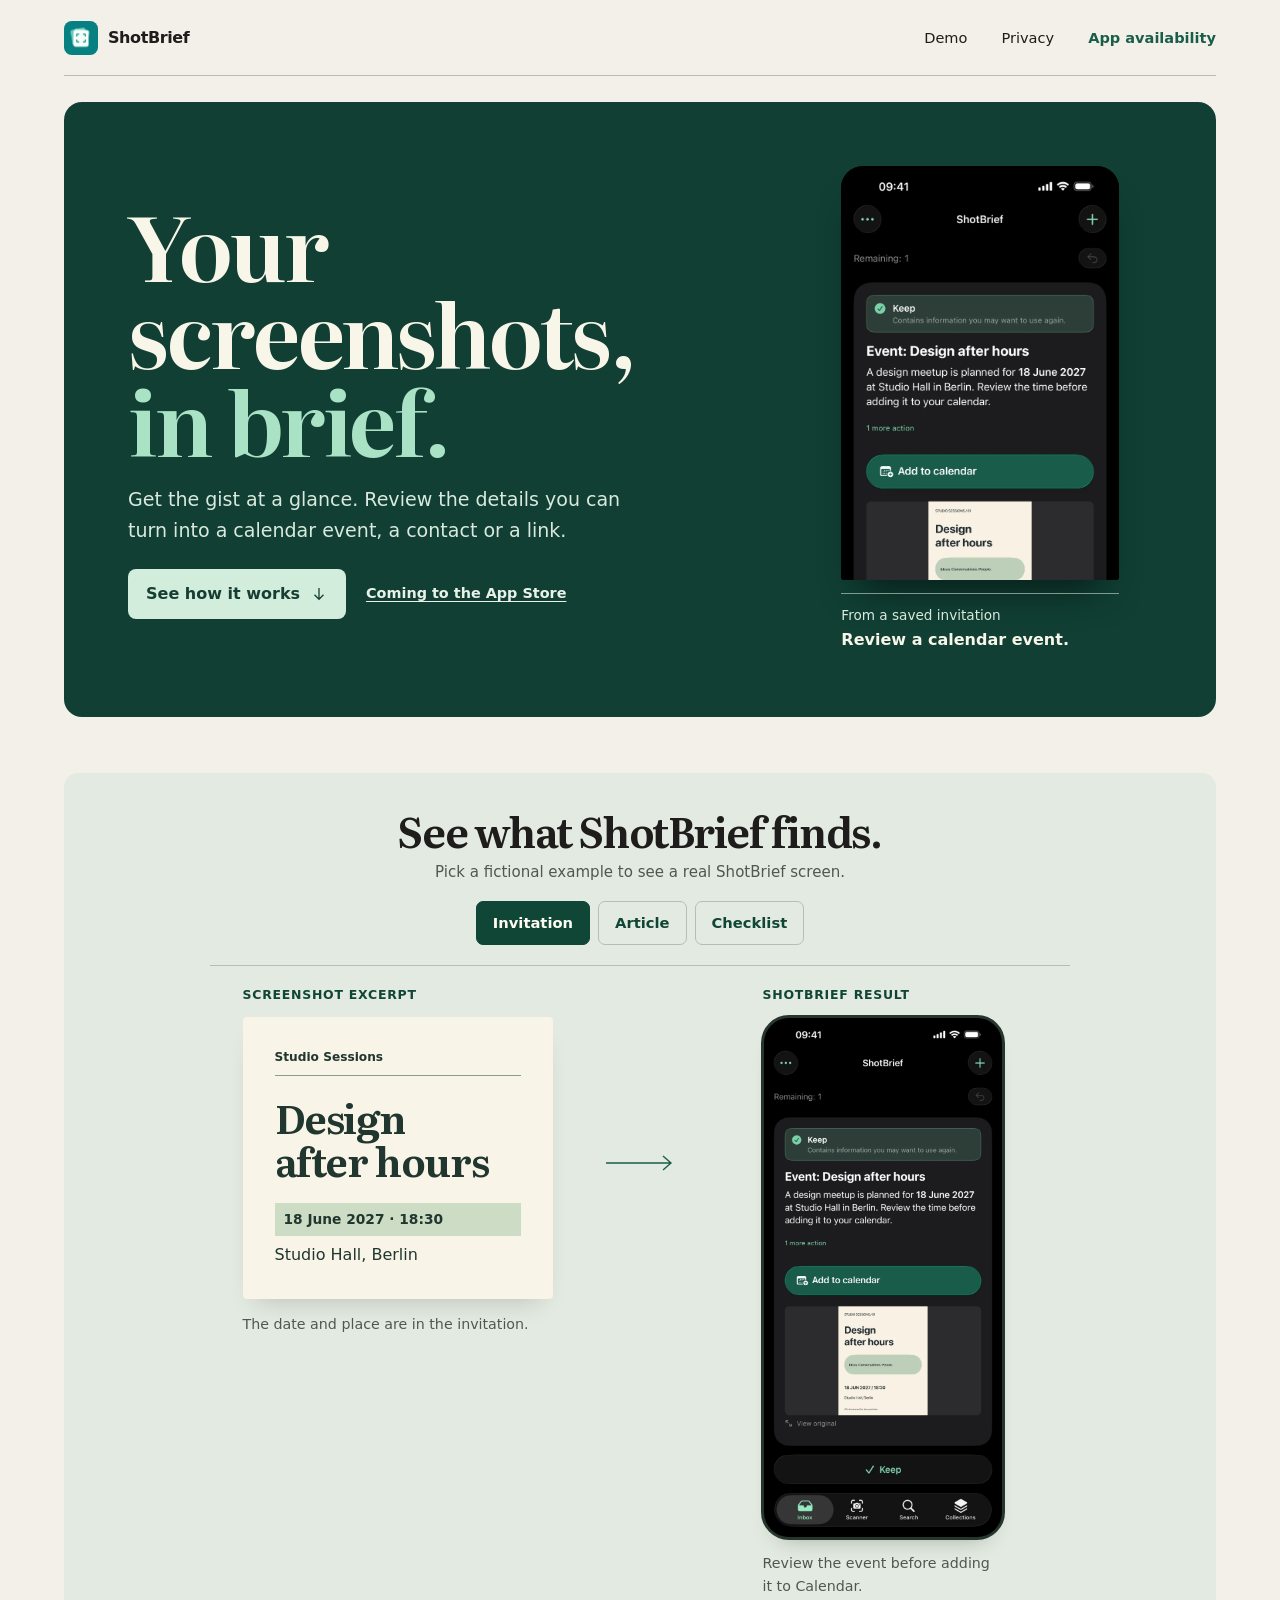
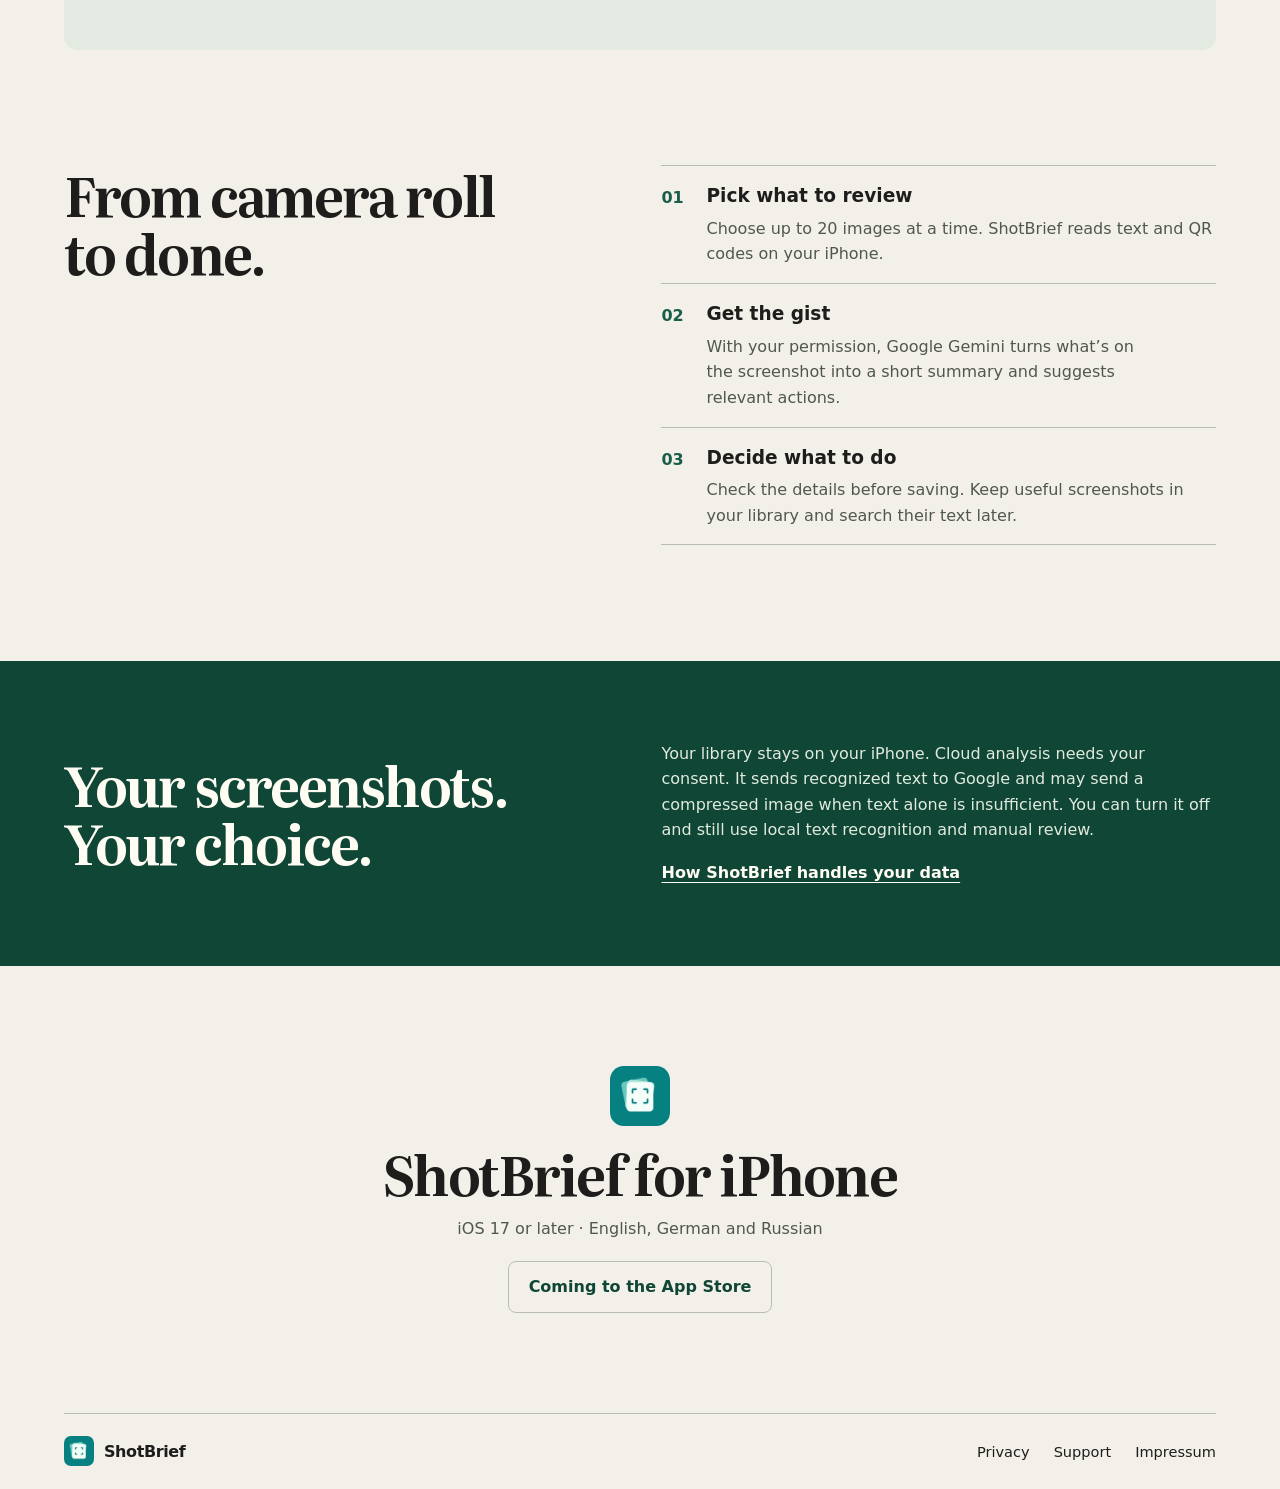
<file: index.html>
<!doctype html>
<html lang="en">
<head>
  <meta charset="utf-8">
  <meta name="viewport" content="width=device-width, initial-scale=1">
  <meta name="description" content="ShotBrief turns iPhone screenshots into short summaries and actions you can review. See an invitation become a calendar draft.">
  <meta name="theme-color" content="#f3f0ea">
  <meta property="og:title" content="ShotBrief — Turn screenshots into next steps">
  <meta property="og:description" content="Get a short summary, then review a calendar event, a contact or a link. Coming to the App Store for iPhone.">
  <title>ShotBrief — Turn screenshots into next steps</title>
  <link rel="icon" href="assets/shotbrief.webp" type="image/webp">
  <link rel="stylesheet" href="styles.css">
</head>
<body>
  <a class="skip" href="#main">Skip to content</a>
  <header class="masthead shell">
    <a class="brand" href="./"><img src="assets/shotbrief.webp" width="34" height="34" alt="">ShotBrief</a>
    <nav aria-label="Main navigation">
      <a class="nav-demo" href="#demo">Demo</a>
      <a href="privacy/">Privacy</a>
      <a class="nav-release" href="#get-shotbrief">App availability</a>
    </nav>
  </header>

  <main id="main">
    <section class="hero cover shell" aria-labelledby="hero-title">
      <div class="cover-copy">
        <h1 id="hero-title">Your screenshots, <em>in brief.</em></h1>
        <p>Get the gist at a glance. Review the details you can turn into a calendar event, a contact or a link.</p>
        <div class="hero-actions"><a class="button" href="#demo">See how it works <svg aria-hidden="true" width="18" height="18" viewBox="0 0 24 24" fill="none" stroke="currentColor" stroke-width="1.7"><path d="M12 4v15m-6-6 6 6 6-6"/></svg></a><a class="release-link" href="#get-shotbrief">Coming to the App Store</a></div>
      </div>
      <figure class="cover-proof">
        <div class="cover-screen"><img src="assets/event.webp" width="720" height="1565" alt="ShotBrief shows the date and location of a meetup with an Add to calendar action."></div>
        <figcaption><span>From a saved invitation</span><strong>Review a calendar event.</strong></figcaption>
      </figure>
    </section>

    <section class="demo shell" id="demo" aria-labelledby="demo-title">
      <div class="demo-heading">
        <h2 id="demo-title">See what ShotBrief finds.</h2>
        <p>Pick a fictional example to see a real ShotBrief screen.</p>
      </div>
      <fieldset class="examples">
        <legend class="sr-only">Choose a screenshot example</legend>
        <input class="sr-only" type="radio" name="example" id="pick-event" checked>
        <input class="sr-only" type="radio" name="example" id="pick-link">
        <input class="sr-only" type="radio" name="example" id="pick-reference">
        <div class="choices">
          <label for="pick-event">Invitation</label>
          <label for="pick-link">Article</label>
          <label for="pick-reference">Checklist</label>
        </div>
        <article class="demo-stage" id="sample-event" aria-labelledby="event-title">
          <div class="source">
            <p class="stage-label">Screenshot excerpt</p>
            <div class="source-sheet poster">
              <p class="poster-series">Studio Sessions</p>
              <h3 id="event-title">Design<br>after hours</h3>
              <p class="poster-date">18 June 2027 · 18:30</p>
              <p>Studio Hall, Berlin</p>
            </div>
            <p class="stage-caption">The date and place are in the invitation.</p>
          </div>
          <svg class="connector" aria-hidden="true" viewBox="0 0 70 24" fill="none" stroke="currentColor" stroke-width="1.4"><path d="M1 12h65m-8-7 8 7-8 7"/></svg>
          <figure class="result">
            <p class="stage-label">ShotBrief result</p>
            <img class="app-screen" src="assets/event.webp" width="720" height="1565" alt="ShotBrief summarizes the Design after hours meetup and offers an Add to calendar action.">
            <figcaption class="stage-caption">Review the event before adding it to Calendar.</figcaption>
          </figure>
        </article>
        <article class="demo-stage" id="sample-link" aria-labelledby="link-title">
          <div class="source">
            <p class="stage-label">Screenshot excerpt</p>
            <div class="source-sheet article">
              <p class="poster-series">Field Notes</p>
              <h3 id="link-title">A weekend with less screen time</h3>
              <p>Silence notifications. Take a long walk. Bring a book to your favourite café.</p>
              <p class="source-url">example.com/weekend</p>
            </div>
            <p class="stage-caption">A saved article with a link worth keeping.</p>
          </div>
          <svg class="connector" aria-hidden="true" viewBox="0 0 70 24" fill="none" stroke="currentColor" stroke-width="1.4"><path d="M1 12h65m-8-7 8 7-8 7"/></svg>
          <figure class="result">
            <p class="stage-label">ShotBrief result</p>
            <img class="app-screen" src="assets/link.webp" width="720" height="1565" alt="ShotBrief shows a short summary of the weekend guide and an Open link action." loading="lazy">
            <figcaption class="stage-caption">Get the gist and open the original link.</figcaption>
          </figure>
        </article>
        <article class="demo-stage" id="sample-reference" aria-labelledby="reference-title">
          <div class="source">
            <p class="stage-label">Screenshot excerpt</p>
            <div class="source-sheet checklist">
              <h3 id="reference-title">Weekend<br>packing list</h3>
              <ul><li>Warm clothes</li><li>Charger</li><li>Water bottle</li></ul>
            </div>
            <p class="stage-caption">Something useful to have on hand.</p>
          </div>
          <svg class="connector" aria-hidden="true" viewBox="0 0 70 24" fill="none" stroke="currentColor" stroke-width="1.4"><path d="M1 12h65m-8-7 8 7-8 7"/></svg>
          <figure class="result">
            <p class="stage-label">ShotBrief result</p>
            <img class="app-screen" src="assets/reference.webp" width="720" height="1565" alt="ShotBrief summarizes the packing list and shows Keep as a review option." loading="lazy">
            <figcaption class="stage-caption">Keep the list and find it again later.</figcaption>
          </figure>
        </article>
      </fieldset>
    </section>

    <section class="workflow shell" aria-labelledby="workflow-title">
      <h2 id="workflow-title">From camera roll<br>to done.</h2>
      <ol>
        <li><h3>Pick what to review</h3><p>Choose up to 20 images at a time. ShotBrief reads text and QR codes on your iPhone.</p></li>
        <li><h3>Get the gist</h3><p>With your permission, Google Gemini turns what’s on the screenshot into a short summary and suggests relevant actions.</p></li>
        <li><h3>Decide what to do</h3><p>Check the details before saving. Keep useful screenshots in your library and search their text later.</p></li>
      </ol>
    </section>

    <section class="privacy-band" aria-labelledby="privacy-title">
      <div class="shell privacy-grid">
        <h2 id="privacy-title">Your screenshots.<br>Your choice.</h2>
        <div>
          <p>Your library stays on your iPhone. Cloud analysis needs your consent. It sends recognized text to Google and may send a compressed image when text alone is insufficient. You can turn it off and still use local text recognition and manual review.</p>
          <a class="text-link" href="privacy/">How ShotBrief handles your data</a>
        </div>
      </div>
    </section>

    <section class="launch shell" id="get-shotbrief" aria-labelledby="launch-title">
      <img src="assets/shotbrief.webp" width="60" height="60" alt="">
      <h2 id="launch-title">ShotBrief for iPhone</h2>
      <p>iOS 17 or later · English, German and Russian</p>
      <p class="store-placeholder">Coming to the App Store</p>
    </section>
  </main>

  <footer class="footer shell">
    <a class="brand" href="./"><img src="assets/shotbrief.webp" width="30" height="30" alt="">ShotBrief</a>
    <nav aria-label="Footer"><a href="privacy/">Privacy</a><a href="support/">Support</a><a href="impressum/" lang="de">Impressum</a></nav>
  </footer>
</body>
</html>
</file>
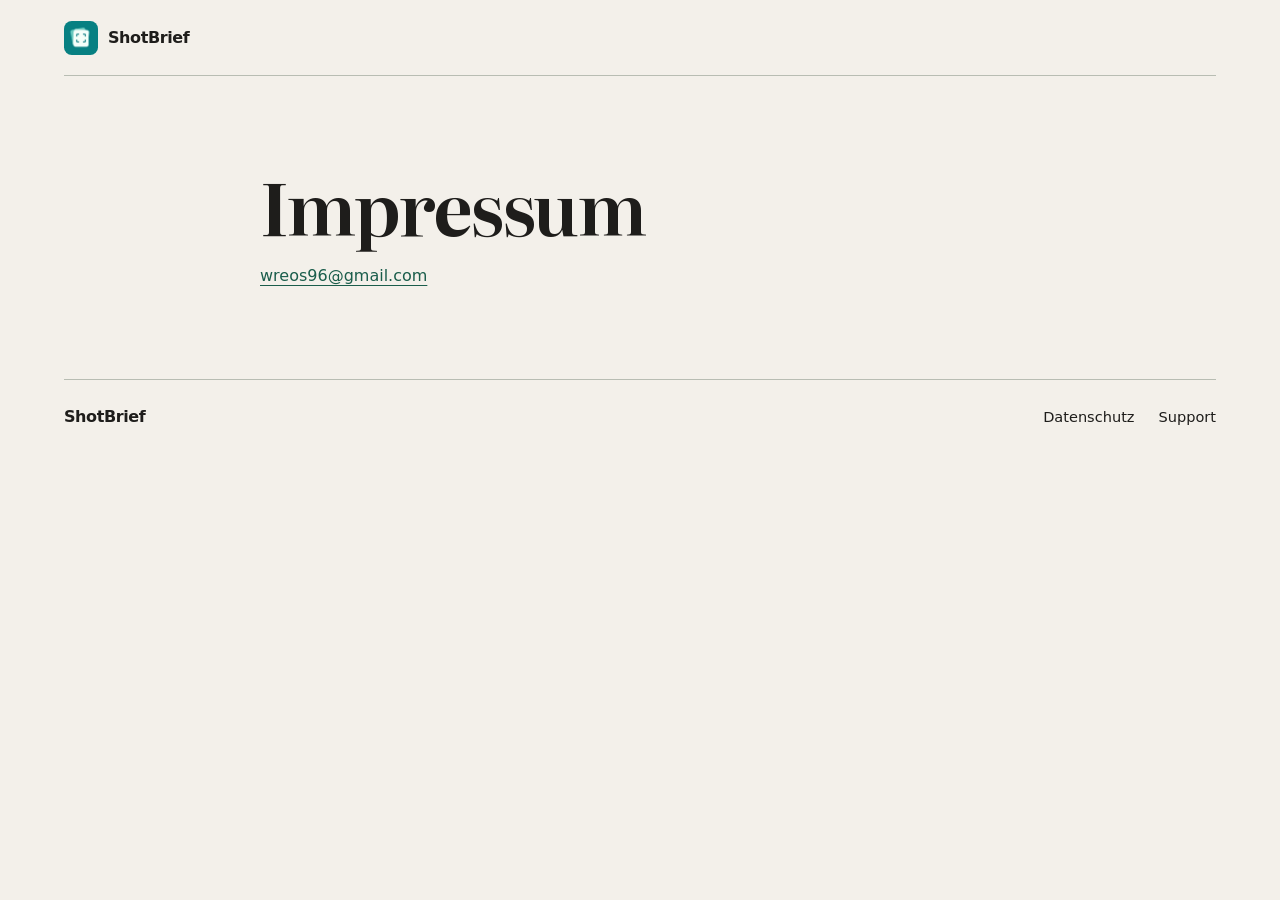
<file: impressum/index.html>
<!doctype html>
<html lang="de">
<head>
  <meta charset="utf-8">
  <meta name="viewport" content="width=device-width, initial-scale=1">
  <meta name="theme-color" content="#f3f0ea">
  <title>Impressum — ShotBrief</title>
  <link rel="icon" href="../assets/shotbrief.webp" type="image/webp">
  <link rel="stylesheet" href="../styles.css">
</head>
<body>
  <a class="skip" href="#main">Zum Inhalt</a>
  <header class="masthead shell">
    <a class="brand" href="../"><img src="../assets/shotbrief.webp" width="34" height="34" alt="">ShotBrief</a>
  </header>
  <main id="main" class="reading">
    <h1>Impressum</h1>
    <!-- IMPRESSUM_ADDRESS -->
    <p><a href="mailto:wreos96@gmail.com">wreos96@gmail.com</a></p>
  </main>
  <footer class="footer shell">
    <a class="brand" href="../">ShotBrief</a>
    <nav aria-label="Fußnavigation">
      <a href="../privacy/">Datenschutz</a>
      <a href="../support/">Support</a>
    </nav>
  </footer>
</body>
</html>
</file>
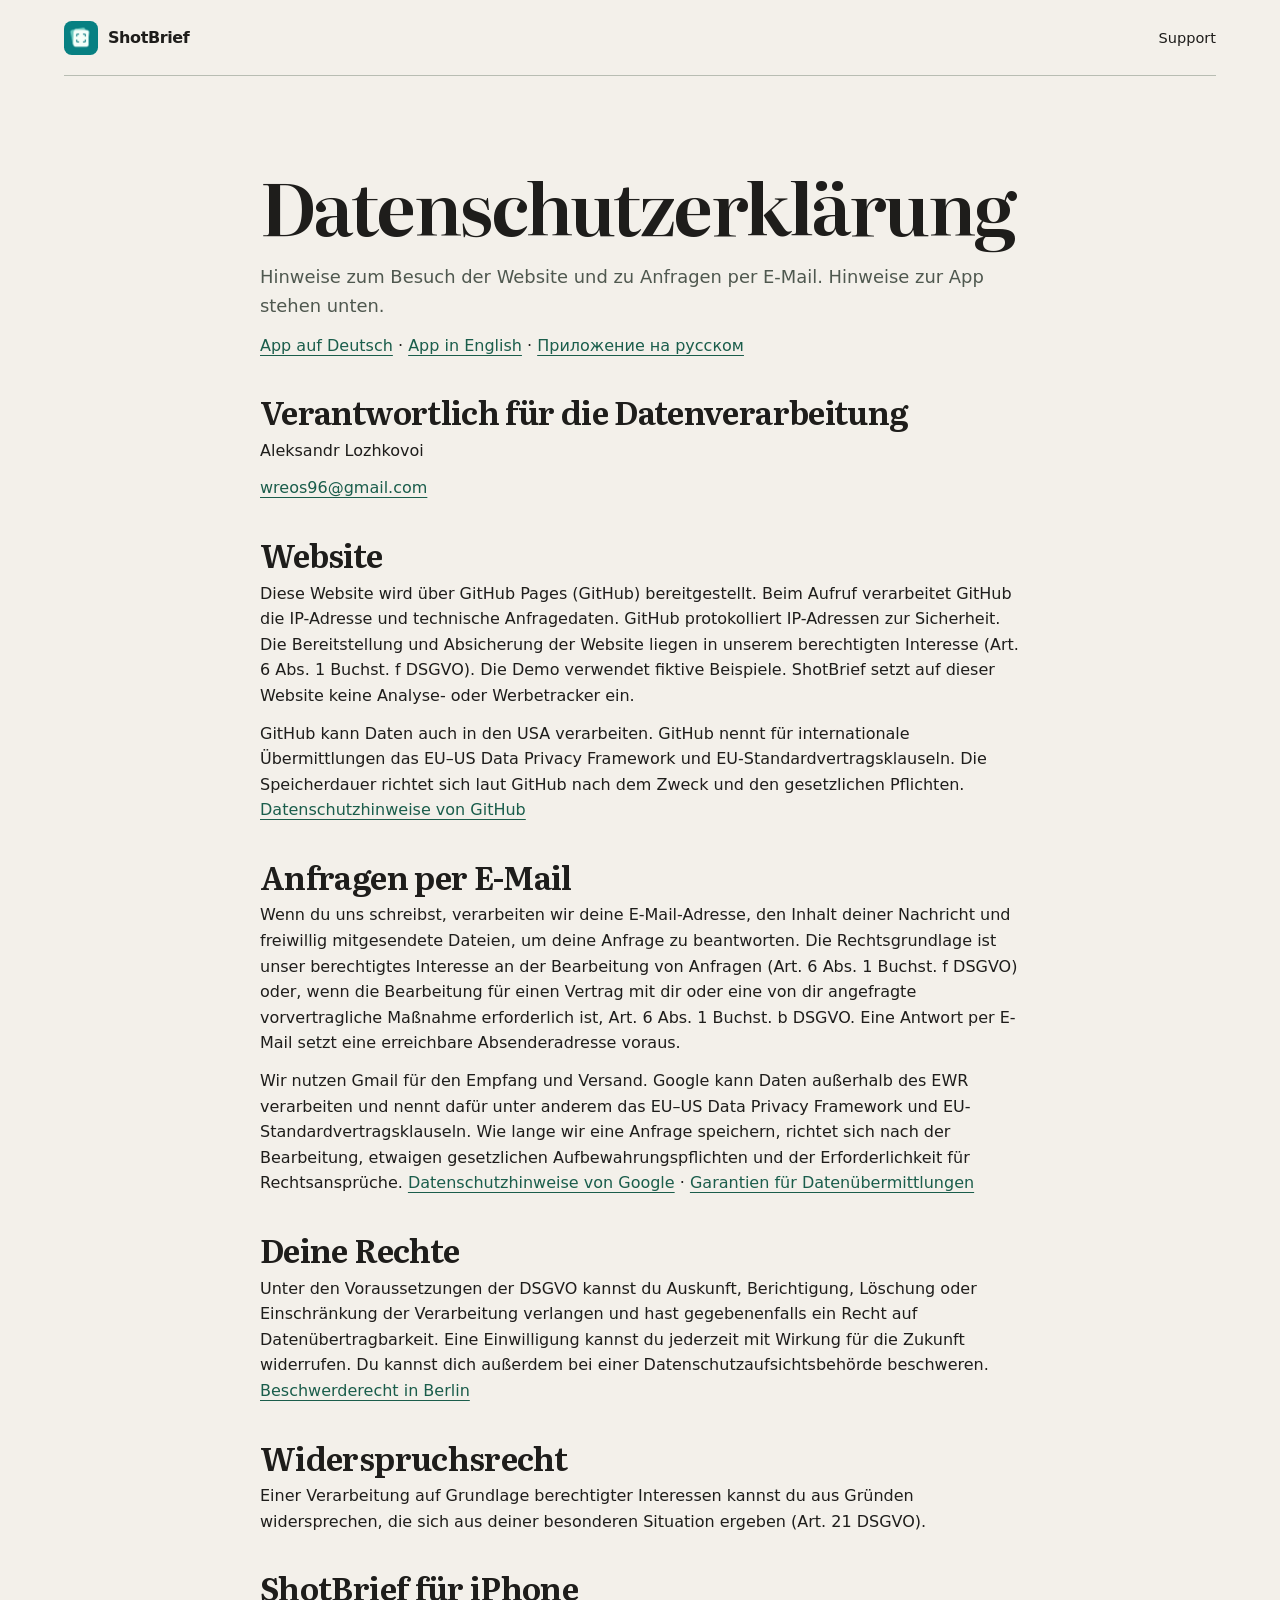
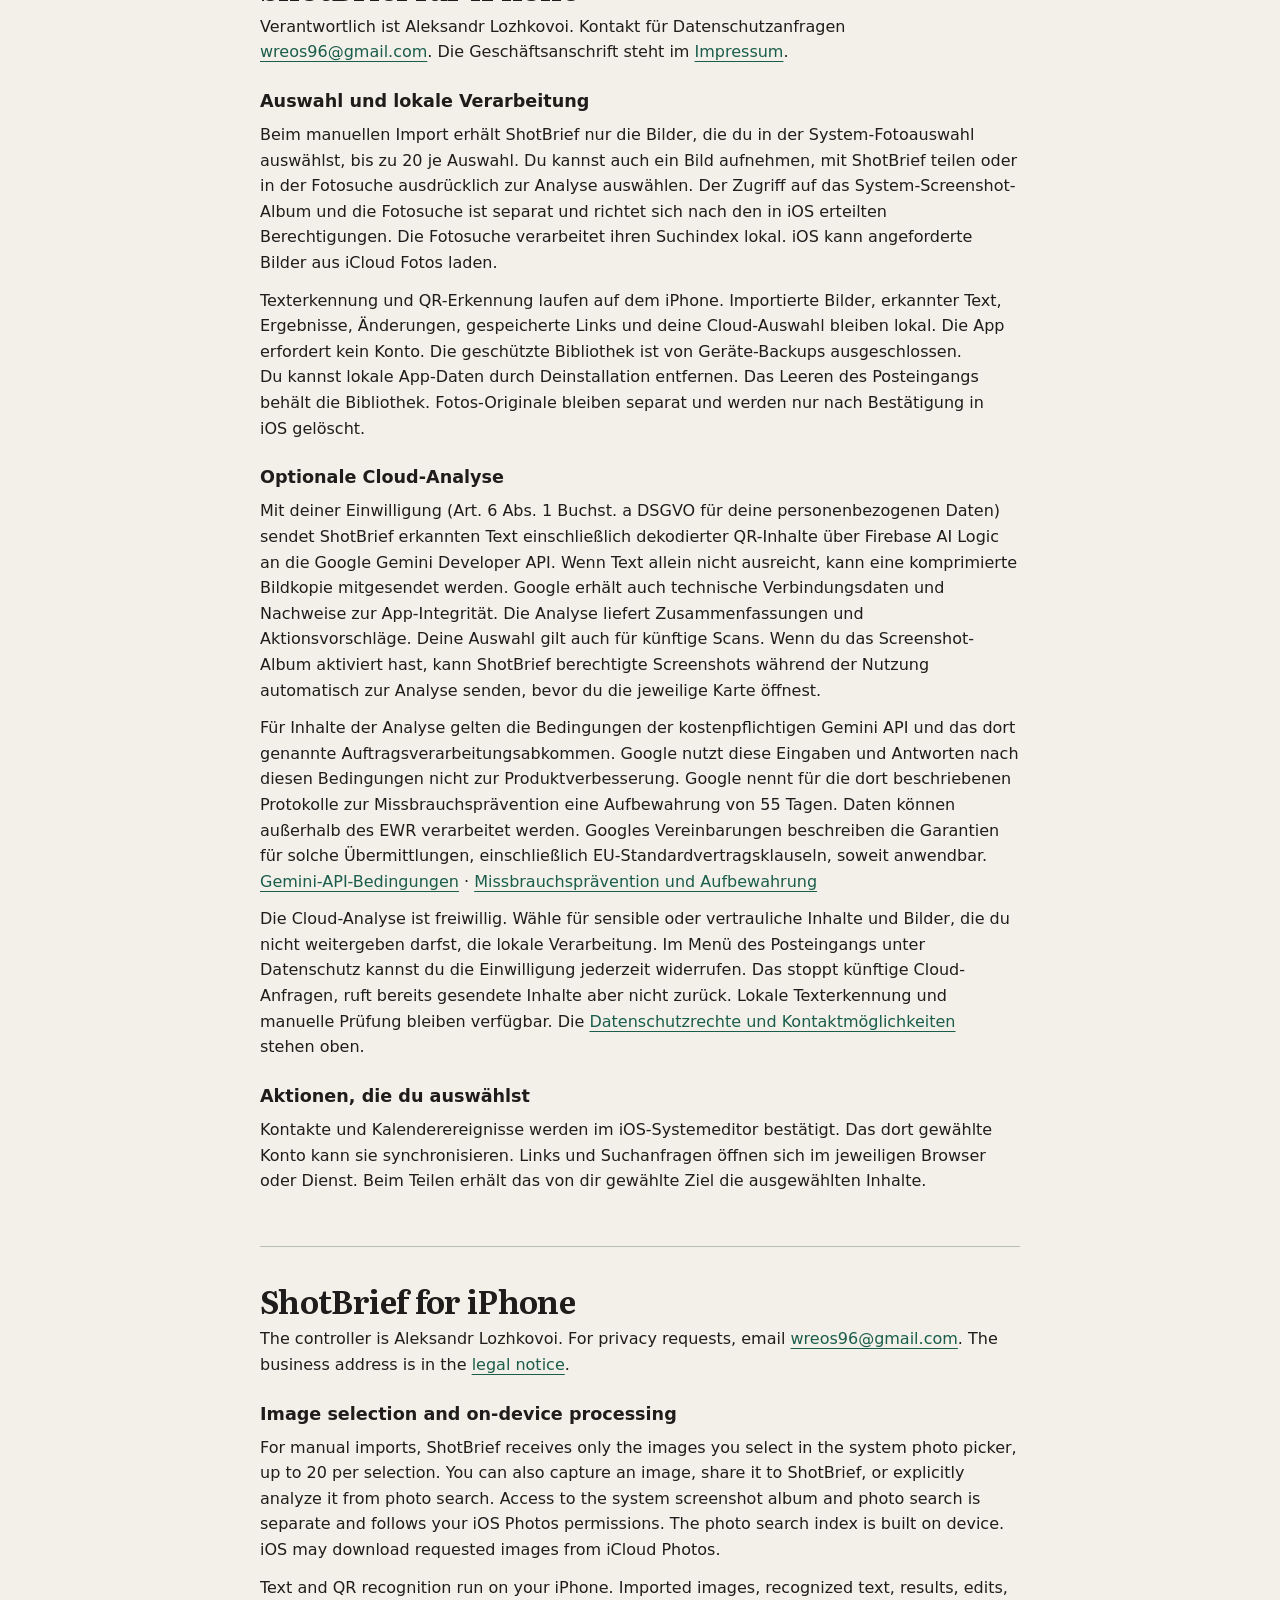
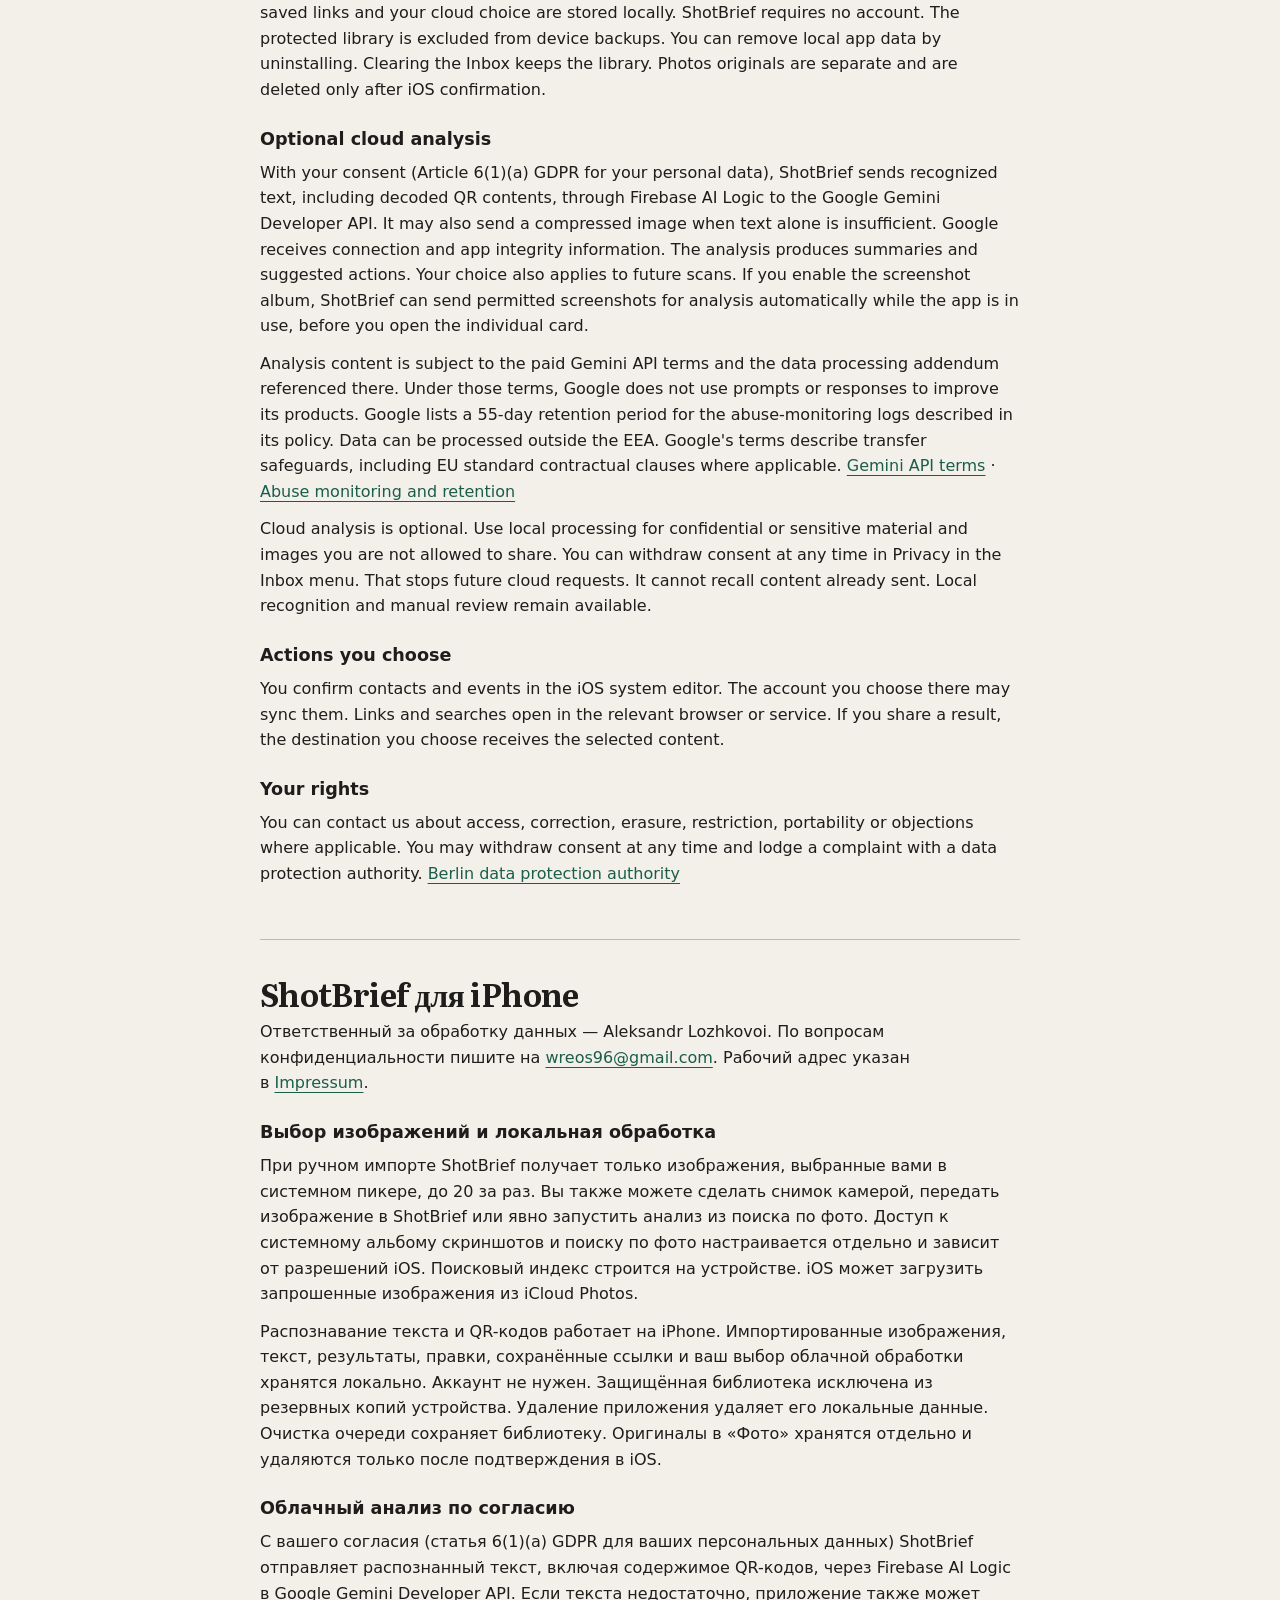
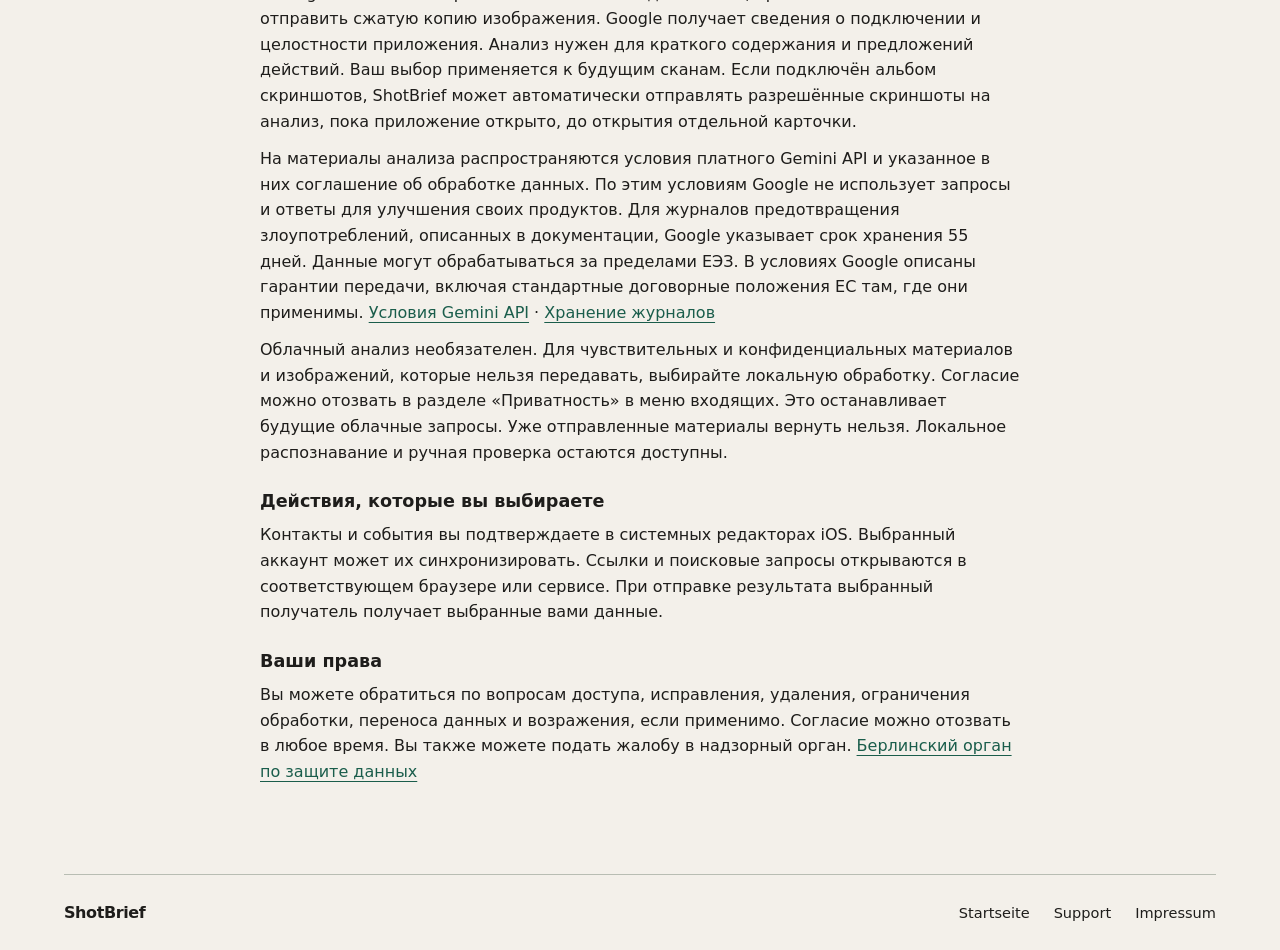
<file: privacy/index.html>
<!doctype html>
<html lang="de">
<head>
  <meta charset="utf-8">
  <meta name="viewport" content="width=device-width, initial-scale=1">
  <meta name="description" content="Datenschutzhinweise zur ShotBrief-Website, zu Support-Anfragen und zur App ShotBrief.">
  <meta name="theme-color" content="#f3f0ea">
  <title>Datenschutzerklärung — ShotBrief</title>
  <link rel="icon" href="../assets/shotbrief.webp" type="image/webp">
  <link rel="stylesheet" href="../styles.css">
</head>
<body>
  <a class="skip" href="#main">Zum Inhalt</a>
  <header class="masthead shell">
    <a class="brand" href="../"><img src="../assets/shotbrief.webp" width="34" height="34" alt="">ShotBrief</a>
    <nav aria-label="Hauptnavigation"><a href="../support/">Support</a></nav>
  </header>
  <main id="main" class="reading">
    <h1 class="privacy-title">Datenschutzerklärung</h1>
    <p class="intro">Hinweise zum Besuch der Website und zu Anfragen per E-Mail. Hinweise zur App stehen unten.</p>

    <p><a href="#app-de">App auf Deutsch</a> · <a href="#app-en" lang="en">App in English</a> · <a href="#app-ru" lang="ru">Приложение на русском</a></p>

    <h2>Verantwortlich für die Datenverarbeitung</h2>
    <p>Aleksandr Lozhkovoi</p>
    <p><a href="mailto:wreos96@gmail.com">wreos96@gmail.com</a></p>

    <h2>Website</h2>
    <p>Diese Website wird über GitHub Pages (GitHub) bereitgestellt. Beim Aufruf verarbeitet GitHub die IP-Adresse und technische Anfragedaten. GitHub protokolliert IP-Adressen zur Sicherheit. Die Bereitstellung und Absicherung der Website liegen in unserem berechtigten Interesse (Art. 6 Abs. 1 Buchst. f DSGVO). Die Demo verwendet fiktive Beispiele. ShotBrief setzt auf dieser Website keine Analyse- oder Werbetracker ein.</p>
    <p>GitHub kann Daten auch in den USA verarbeiten. GitHub nennt für internationale Übermittlungen das EU–US Data Privacy Framework und EU-Standardvertragsklauseln. Die Speicherdauer richtet sich laut GitHub nach dem Zweck und den gesetzlichen Pflichten. <a href="https://docs.github.com/en/site-policy/privacy-policies/github-general-privacy-statement">Datenschutzhinweise von GitHub</a></p>

    <h2>Anfragen per E-Mail</h2>
    <p>Wenn du uns schreibst, verarbeiten wir deine E-Mail-Adresse, den Inhalt deiner Nachricht und freiwillig mitgesendete Dateien, um deine Anfrage zu beantworten. Die Rechtsgrundlage ist unser berechtigtes Interesse an der Bearbeitung von Anfragen (Art. 6 Abs. 1 Buchst. f DSGVO) oder, wenn die Bearbeitung für einen Vertrag mit dir oder eine von dir angefragte vorvertragliche Maßnahme erforderlich ist, Art. 6 Abs. 1 Buchst. b DSGVO. Eine Antwort per E-Mail setzt eine erreichbare Absenderadresse voraus.</p>
    <p>Wir nutzen Gmail für den Empfang und Versand. Google kann Daten außerhalb des EWR verarbeiten und nennt dafür unter anderem das EU–US Data Privacy Framework und EU-Standardvertragsklauseln. Wie lange wir eine Anfrage speichern, richtet sich nach der Bearbeitung, etwaigen gesetzlichen Aufbewahrungspflichten und der Erforderlichkeit für Rechtsansprüche. <a href="https://policies.google.com/privacy?hl=de">Datenschutzhinweise von Google</a> · <a href="https://policies.google.com/privacy/frameworks?hl=de">Garantien für Datenübermittlungen</a></p>

    <h2 id="rights">Deine Rechte</h2>
    <p>Unter den Voraussetzungen der DSGVO kannst du Auskunft, Berichtigung, Löschung oder Einschränkung der Verarbeitung verlangen und hast gegebenenfalls ein Recht auf Datenübertragbarkeit. Eine Einwilligung kannst du jederzeit mit Wirkung für die Zukunft widerrufen. Du kannst dich außerdem bei einer Datenschutzaufsichtsbehörde beschweren. <a href="https://www.datenschutz-berlin.de/buergerinnen-und-buerger/rechte/beschwerderecht/">Beschwerderecht in Berlin</a></p>

    <h2>Widerspruchsrecht</h2>
    <p>Einer Verarbeitung auf Grundlage berechtigter Interessen kannst du aus Gründen widersprechen, die sich aus deiner besonderen Situation ergeben (Art. 21 DSGVO).</p>

    <section id="app-de" aria-labelledby="app-de-title">
      <h2 id="app-de-title">ShotBrief für iPhone</h2>
      <p>Verantwortlich ist Aleksandr Lozhkovoi. Kontakt für Datenschutzanfragen <a href="mailto:wreos96@gmail.com">wreos96@gmail.com</a>. Die Geschäftsanschrift steht im <a href="../impressum/">Impressum</a>.</p>

      <h3>Auswahl und lokale Verarbeitung</h3>
      <p>Beim manuellen Import erhält ShotBrief nur die Bilder, die du in der System-Fotoauswahl auswählst, bis zu 20 je Auswahl. Du kannst auch ein Bild aufnehmen, mit ShotBrief teilen oder in der Fotosuche ausdrücklich zur Analyse auswählen. Der Zugriff auf das System-Screenshot-Album und die Fotosuche ist separat und richtet sich nach den in iOS erteilten Berechtigungen. Die Fotosuche verarbeitet ihren Suchindex lokal. iOS kann angeforderte Bilder aus iCloud Fotos laden.</p>
      <p>Texterkennung und QR-Erkennung laufen auf dem iPhone. Importierte Bilder, erkannter Text, Ergebnisse, Änderungen, gespeicherte Links und deine Cloud-Auswahl bleiben lokal. Die App erfordert kein Konto. Die geschützte Bibliothek ist von Geräte-Backups ausgeschlossen. Du kannst lokale App-Daten durch Deinstallation entfernen. Das Leeren des Posteingangs behält die Bibliothek. Fotos-Originale bleiben separat und werden nur nach Bestätigung in iOS gelöscht.</p>

      <h3>Optionale Cloud-Analyse</h3>
      <p>Mit deiner Einwilligung (Art. 6 Abs. 1 Buchst. a DSGVO für deine personenbezogenen Daten) sendet ShotBrief erkannten Text einschließlich dekodierter QR-Inhalte über Firebase AI Logic an die Google Gemini Developer API. Wenn Text allein nicht ausreicht, kann eine komprimierte Bildkopie mitgesendet werden. Google erhält auch technische Verbindungsdaten und Nachweise zur App-Integrität. Die Analyse liefert Zusammenfassungen und Aktionsvorschläge. Deine Auswahl gilt auch für künftige Scans. Wenn du das Screenshot-Album aktiviert hast, kann ShotBrief berechtigte Screenshots während der Nutzung automatisch zur Analyse senden, bevor du die jeweilige Karte öffnest.</p>
      <p>Für Inhalte der Analyse gelten die Bedingungen der kostenpflichtigen Gemini API und das dort genannte Auftragsverarbeitungsabkommen. Google nutzt diese Eingaben und Antworten nach diesen Bedingungen nicht zur Produktverbesserung. Google nennt für die dort beschriebenen Protokolle zur Missbrauchsprävention eine Aufbewahrung von 55 Tagen. Daten können außerhalb des EWR verarbeitet werden. Googles Vereinbarungen beschreiben die Garantien für solche Übermittlungen, einschließlich EU-Standardvertragsklauseln, soweit anwendbar. <a href="https://ai.google.dev/gemini-api/terms">Gemini-API-Bedingungen</a> · <a href="https://ai.google.dev/gemini-api/docs/usage-policies">Missbrauchsprävention und Aufbewahrung</a></p>
      <p>Die Cloud-Analyse ist freiwillig. Wähle für sensible oder vertrauliche Inhalte und Bilder, die du nicht weitergeben darfst, die lokale Verarbeitung. Im Menü des Posteingangs unter Datenschutz kannst du die Einwilligung jederzeit widerrufen. Das stoppt künftige Cloud-Anfragen, ruft bereits gesendete Inhalte aber nicht zurück. Lokale Texterkennung und manuelle Prüfung bleiben verfügbar. Die <a href="#rights">Datenschutzrechte und Kontaktmöglichkeiten</a> stehen oben.</p>

      <h3>Aktionen, die du auswählst</h3>
      <p>Kontakte und Kalenderereignisse werden im iOS-Systemeditor bestätigt. Das dort gewählte Konto kann sie synchronisieren. Links und Suchanfragen öffnen sich im jeweiligen Browser oder Dienst. Beim Teilen erhält das von dir gewählte Ziel die ausgewählten Inhalte.</p>
    </section>

    <section id="app-en" lang="en" aria-labelledby="app-en-title">
      <h2 id="app-en-title">ShotBrief for iPhone</h2>
      <p>The controller is Aleksandr Lozhkovoi. For privacy requests, email <a href="mailto:wreos96@gmail.com">wreos96@gmail.com</a>. The business address is in the <a href="../impressum/">legal notice</a>.</p>

      <h3>Image selection and on-device processing</h3>
      <p>For manual imports, ShotBrief receives only the images you select in the system photo picker, up to 20 per selection. You can also capture an image, share it to ShotBrief, or explicitly analyze it from photo search. Access to the system screenshot album and photo search is separate and follows your iOS Photos permissions. The photo search index is built on device. iOS may download requested images from iCloud Photos.</p>
      <p>Text and QR recognition run on your iPhone. Imported images, recognized text, results, edits, saved links and your cloud choice are stored locally. ShotBrief requires no account. The protected library is excluded from device backups. You can remove local app data by uninstalling. Clearing the Inbox keeps the library. Photos originals are separate and are deleted only after iOS confirmation.</p>

      <h3>Optional cloud analysis</h3>
      <p>With your consent (Article 6(1)(a) GDPR for your personal data), ShotBrief sends recognized text, including decoded QR contents, through Firebase AI Logic to the Google Gemini Developer API. It may also send a compressed image when text alone is insufficient. Google receives connection and app integrity information. The analysis produces summaries and suggested actions. Your choice also applies to future scans. If you enable the screenshot album, ShotBrief can send permitted screenshots for analysis automatically while the app is in use, before you open the individual card.</p>
      <p>Analysis content is subject to the paid Gemini API terms and the data processing addendum referenced there. Under those terms, Google does not use prompts or responses to improve its products. Google lists a 55-day retention period for the abuse-monitoring logs described in its policy. Data can be processed outside the EEA. Google's terms describe transfer safeguards, including EU standard contractual clauses where applicable. <a href="https://ai.google.dev/gemini-api/terms">Gemini API terms</a> · <a href="https://ai.google.dev/gemini-api/docs/usage-policies">Abuse monitoring and retention</a></p>
      <p>Cloud analysis is optional. Use local processing for confidential or sensitive material and images you are not allowed to share. You can withdraw consent at any time in Privacy in the Inbox menu. That stops future cloud requests. It cannot recall content already sent. Local recognition and manual review remain available.</p>

      <h3>Actions you choose</h3>
      <p>You confirm contacts and events in the iOS system editor. The account you choose there may sync them. Links and searches open in the relevant browser or service. If you share a result, the destination you choose receives the selected content.</p>

      <h3>Your rights</h3>
      <p>You can contact us about access, correction, erasure, restriction, portability or objections where applicable. You may withdraw consent at any time and lodge a complaint with a data protection authority. <a href="https://www.datenschutz-berlin.de/buergerinnen-und-buerger/rechte/beschwerderecht/">Berlin data protection authority</a></p>
    </section>

    <section id="app-ru" lang="ru" aria-labelledby="app-ru-title">
      <h2 id="app-ru-title">ShotBrief для iPhone</h2>
      <p>Ответственный за обработку данных — Aleksandr Lozhkovoi. По вопросам конфиденциальности пишите на <a href="mailto:wreos96@gmail.com">wreos96@gmail.com</a>. Рабочий адрес указан в <a href="../impressum/">Impressum</a>.</p>

      <h3>Выбор изображений и локальная обработка</h3>
      <p>При ручном импорте ShotBrief получает только изображения, выбранные вами в системном пикере, до 20 за раз. Вы также можете сделать снимок камерой, передать изображение в ShotBrief или явно запустить анализ из поиска по фото. Доступ к системному альбому скриншотов и поиску по фото настраивается отдельно и зависит от разрешений iOS. Поисковый индекс строится на устройстве. iOS может загрузить запрошенные изображения из iCloud Photos.</p>
      <p>Распознавание текста и QR-кодов работает на iPhone. Импортированные изображения, текст, результаты, правки, сохранённые ссылки и ваш выбор облачной обработки хранятся локально. Аккаунт не нужен. Защищённая библиотека исключена из резервных копий устройства. Удаление приложения удаляет его локальные данные. Очистка очереди сохраняет библиотеку. Оригиналы в «Фото» хранятся отдельно и удаляются только после подтверждения в iOS.</p>

      <h3>Облачный анализ по согласию</h3>
      <p>С вашего согласия (статья 6(1)(a) GDPR для ваших персональных данных) ShotBrief отправляет распознанный текст, включая содержимое QR-кодов, через Firebase AI Logic в Google Gemini Developer API. Если текста недостаточно, приложение также может отправить сжатую копию изображения. Google получает сведения о подключении и целостности приложения. Анализ нужен для краткого содержания и предложений действий. Ваш выбор применяется к будущим сканам. Если подключён альбом скриншотов, ShotBrief может автоматически отправлять разрешённые скриншоты на анализ, пока приложение открыто, до открытия отдельной карточки.</p>
      <p>На материалы анализа распространяются условия платного Gemini API и указанное в них соглашение об обработке данных. По этим условиям Google не использует запросы и ответы для улучшения своих продуктов. Для журналов предотвращения злоупотреблений, описанных в документации, Google указывает срок хранения 55 дней. Данные могут обрабатываться за пределами ЕЭЗ. В условиях Google описаны гарантии передачи, включая стандартные договорные положения ЕС там, где они применимы. <a href="https://ai.google.dev/gemini-api/terms">Условия Gemini API</a> · <a href="https://ai.google.dev/gemini-api/docs/usage-policies">Хранение журналов</a></p>
      <p>Облачный анализ необязателен. Для чувствительных и конфиденциальных материалов и изображений, которые нельзя передавать, выбирайте локальную обработку. Согласие можно отозвать в разделе «Приватность» в меню входящих. Это останавливает будущие облачные запросы. Уже отправленные материалы вернуть нельзя. Локальное распознавание и ручная проверка остаются доступны.</p>

      <h3>Действия, которые вы выбираете</h3>
      <p>Контакты и события вы подтверждаете в системных редакторах iOS. Выбранный аккаунт может их синхронизировать. Ссылки и поисковые запросы открываются в соответствующем браузере или сервисе. При отправке результата выбранный получатель получает выбранные вами данные.</p>

      <h3>Ваши права</h3>
      <p>Вы можете обратиться по вопросам доступа, исправления, удаления, ограничения обработки, переноса данных и возражения, если применимо. Согласие можно отозвать в любое время. Вы также можете подать жалобу в надзорный орган. <a href="https://www.datenschutz-berlin.de/buergerinnen-und-buerger/rechte/beschwerderecht/">Берлинский орган по защите данных</a></p>
    </section>
  </main>
  <footer class="footer shell"><a class="brand" href="../">ShotBrief</a><nav aria-label="Fußnavigation"><a href="../">Startseite</a><a href="../support/">Support</a><a href="../impressum/">Impressum</a></nav></footer>
</body>
</html>
</file>
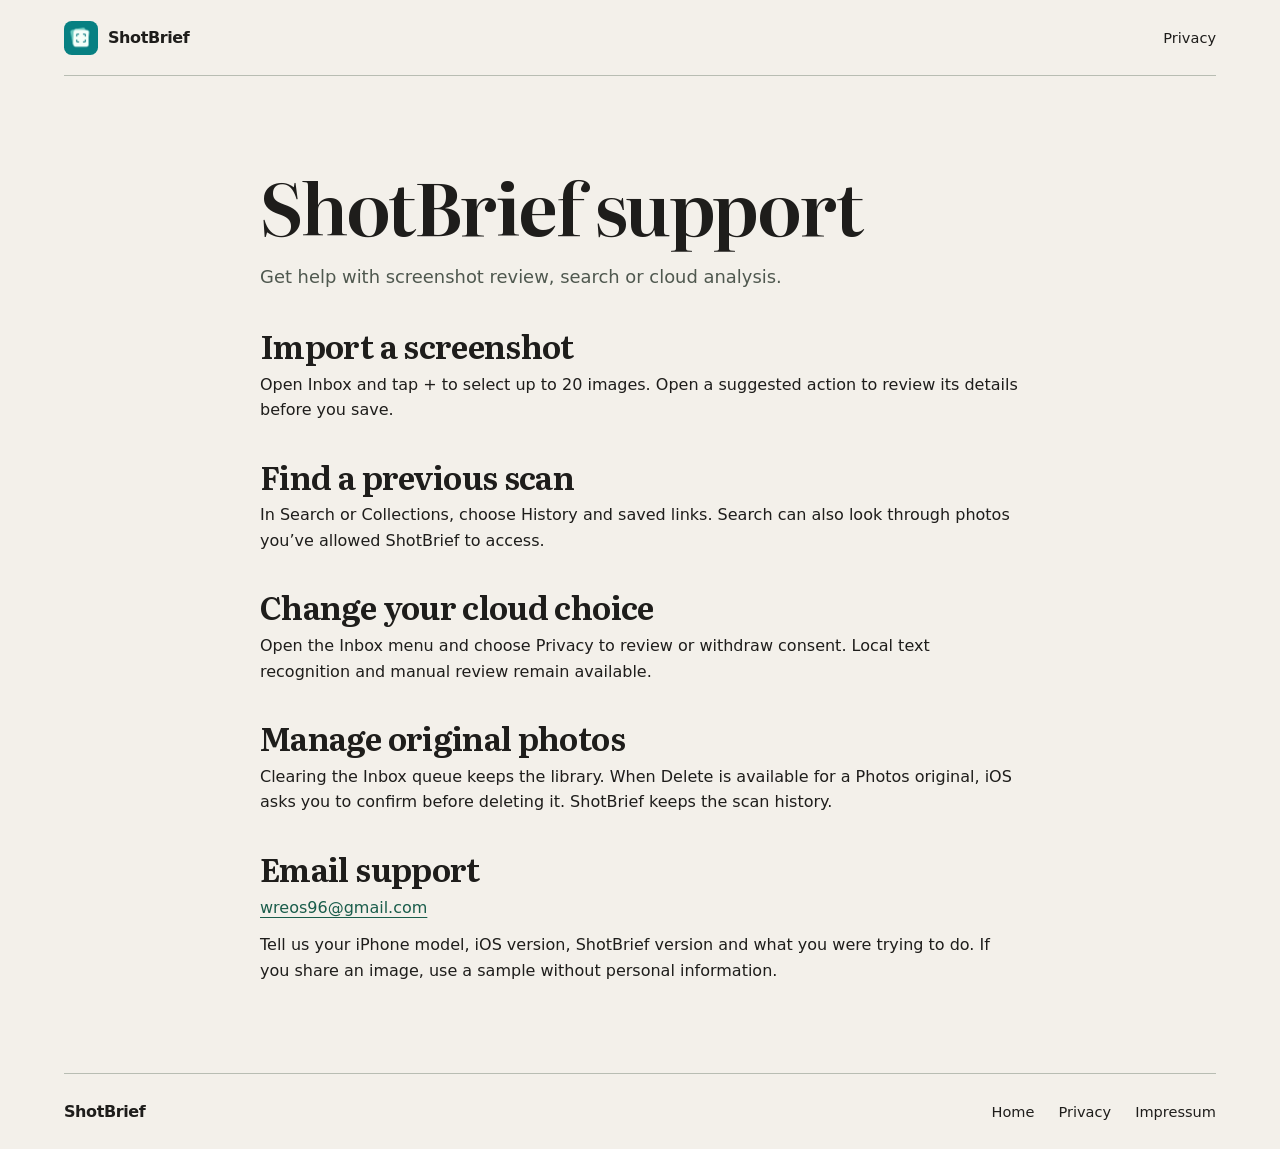
<file: support/index.html>
<!doctype html>
<html lang="en">
<head>
  <meta charset="utf-8">
  <meta name="viewport" content="width=device-width, initial-scale=1">
  <meta name="description" content="Get help importing, reviewing and finding your screenshots in ShotBrief for iPhone.">
  <meta name="theme-color" content="#f3f0ea">
  <title>Support — ShotBrief</title>
  <link rel="icon" href="../assets/shotbrief.webp" type="image/webp">
  <link rel="stylesheet" href="../styles.css">
</head>
<body>
  <a class="skip" href="#main">Skip to content</a>
  <header class="masthead shell">
    <a class="brand" href="../"><img src="../assets/shotbrief.webp" width="34" height="34" alt="">ShotBrief</a>
    <nav aria-label="Main navigation"><a href="../privacy/">Privacy</a></nav>
  </header>
  <main id="main" class="reading">
    <h1>ShotBrief support</h1>
    <p class="intro">Get help with screenshot review, search or cloud analysis.</p>

    <h2>Import a screenshot</h2>
    <p>Open Inbox and tap + to select up to 20 images. Open a suggested action to review its details before you save.</p>

    <h2>Find a previous scan</h2>
    <p>In Search or Collections, choose History and saved links. Search can also look through photos you’ve allowed ShotBrief to access.</p>

    <h2>Change your cloud choice</h2>
    <p>Open the Inbox menu and choose Privacy to review or withdraw consent. Local text recognition and manual review remain available.</p>

    <h2>Manage original photos</h2>
    <p>Clearing the Inbox queue keeps the library. When Delete is available for a Photos original, iOS asks you to confirm before deleting it. ShotBrief keeps the scan history.</p>

    <h2 id="contact">Email support</h2>
    <p><a href="mailto:wreos96@gmail.com?subject=ShotBrief%20support">wreos96@gmail.com</a></p>
    <p>Tell us your iPhone model, iOS version, ShotBrief version and what you were trying to do. If you share an image, use a sample without personal information.</p>
  </main>
  <footer class="footer shell"><a class="brand" href="../">ShotBrief</a><nav aria-label="Footer"><a href="../">Home</a><a href="../privacy/">Privacy</a><a href="../impressum/" lang="de">Impressum</a></nav></footer>
</body>
</html>
</file>
<file: styles.css>
@font-face {
  font-family: Literata;
  src: url("assets/literata-latin.woff2") format("woff2");
  font-weight: 500 750;
  font-display: swap;
}

:root {
  color-scheme: light;
  --paper: #f3f0ea;
  --sheet: #f8f4e8;
  --ink: #1e1d1b;
  --muted: #4f584f;
  --green: #1a5d4b;
  --green-deep: #104636;
  --green-wash: #e3eae1;
  --rule: #b8bdb3;
  --white: #fffcf3;
  --display: Literata, Georgia, serif;
  --body: system-ui, sans-serif;
  --radius: 14px;
  --gutter: clamp(20px, 5vw, 64px);
}

* { box-sizing: border-box; }
html { scroll-behavior: smooth; }
body { margin: 0; background: var(--paper); color: var(--ink); font: 1rem/1.6 var(--body); }
img { display: block; max-width: 100%; }
a { color: inherit; text-underline-offset: .24em; }
a:hover { text-decoration-thickness: 2px; }
::selection { background: #c4ddce; color: var(--ink); }
:focus-visible { outline: 2px solid var(--green); outline-offset: 5px; }
section[id] { scroll-margin-top: 24px; }

h1, h2, h3, p, figure { margin: 0; }
h1, h2, h3 { text-wrap: balance; }
h1, h2 { font: 650 1em/1.08 var(--display); letter-spacing: -.035em; }
h2 { font-size: clamp(2rem, 4.2vw, 4.25rem); }
p { text-wrap: pretty; }
.shell { width: min(100% - var(--gutter) * 2, 1180px); margin-inline: auto; }
.sr-only, .skip:not(:focus) {
  position: absolute;
  width: 1px;
  height: 1px;
  padding: 0;
  overflow: hidden;
  clip-path: inset(50%);
  white-space: nowrap;
}
.skip:focus { position: fixed; z-index: 2; top: 10px; left: 10px; padding: 10px 16px; background: var(--white); }

.masthead, .footer { display: flex; align-items: center; justify-content: space-between; gap: 16px; }
.masthead { min-height: 76px; border-bottom: 1px solid var(--rule); }
.brand { display: inline-flex; gap: 10px; align-items: center; font-weight: 730; letter-spacing: -.025em; text-decoration: none; }
.brand img { border-radius: 23%; }
nav { display: flex; align-items: center; gap: clamp(16px, 3vw, 34px); }
nav a { font-size: .91rem; text-decoration: none; padding-block: 12px; }
nav a:hover { text-decoration: underline; }
.nav-release { color: var(--green); font-weight: 680; }

.hero { padding: clamp(46px, 6.2vw, 88px) 0 clamp(43px, 5.4vw, 74px); text-align: center; }
.hero h1 { font-size: clamp(3.2rem, 6.9vw, 6rem); line-height: .99; }
.hero em { color: var(--green); font-style: normal; }
.hero > p { color: var(--muted); max-width: 49ch; margin: 24px auto 0; font-size: clamp(1.04rem, 1.7vw, 1.22rem); }
.hero-actions { display: flex; flex-wrap: wrap; justify-content: center; align-items: center; gap: 12px 20px; margin-top: 24px; }
.button { display: inline-flex; align-items: center; gap: 10px; justify-content: center; background: var(--green); color: var(--white); border-radius: 8px; padding: 12px 18px; min-height: 48px; font-weight: 670; text-decoration: none; }
.button:hover { background: var(--green-deep); }
.release-link { font-size: .9rem; color: var(--muted); padding-block: 10px; }

.demo { background: var(--green-wash); border-radius: var(--radius); padding: clamp(20px, 4.7vw, 52px); }
.demo-heading { text-align: center; }
.demo-heading h2 { font-size: clamp(1.85rem, 3.5vw, 3.25rem); }
.demo-heading p { margin-top: 10px; color: var(--muted); font-size: .94rem; }
.examples { min-width: 0; border: 0; margin: 24px 0 0; padding: 0; }
.choices { display: flex; flex-wrap: wrap; justify-content: center; gap: 8px; }
.choices label {
  cursor: pointer;
  display: inline-flex;
  min-height: 44px;
  align-items: center;
  justify-content: center;
  padding: 8px 16px;
  border: 1px solid var(--rule);
  border-radius: 7px;
  color: var(--green-deep);
  font-weight: 630;
  font-size: .92rem;
}
.choices label:hover { border-color: var(--green); }
#pick-event:checked ~ .choices [for="pick-event"],
#pick-link:checked ~ .choices [for="pick-link"],
#pick-reference:checked ~ .choices [for="pick-reference"] { background: var(--green-deep); color: var(--white); border-color: var(--green-deep); }
#pick-event:focus-visible ~ .choices [for="pick-event"],
#pick-link:focus-visible ~ .choices [for="pick-link"],
#pick-reference:focus-visible ~ .choices [for="pick-reference"] { outline: 2px solid var(--green); outline-offset: 3px; }
.demo-stage {
  display: none;
  margin: 29px auto 0;
  max-width: 860px;
  padding-top: 26px;
  border-top: 1px solid var(--rule);
  grid-template-columns: minmax(0, 1fr) clamp(35px, 7vw, 70px) minmax(0, 1fr);
  gap: 20px;
  align-items: start;
}
#pick-event:checked ~ #sample-event,
#pick-link:checked ~ #sample-link,
#pick-reference:checked ~ #sample-reference { display: grid; }
.demo-stage > div, .demo-stage > figure { min-width: 0; }
.stage-label { margin-bottom: 12px; color: var(--green-deep); font-size: .78rem; font-weight: 720; letter-spacing: .06em; text-transform: uppercase; }
.source { width: min(100%, 310px); justify-self: center; }
.result { width: min(100%, 240px); justify-self: center; }
.connector { width: 100%; color: var(--green); align-self: start; margin-top: 166px; }
.source-sheet {
  min-height: 280px;
  background: var(--sheet);
  border-radius: 4px;
  padding: clamp(20px, 3vw, 32px);
  box-shadow: 0 14px 24px -14px rgb(27 39 28 / .23);
  color: #20362e;
}
.source-sheet h3 { font: 650 clamp(1.65rem, 4vw, 2.5rem)/1.08 var(--display); letter-spacing: -.035em; text-wrap: initial; }
.source-sheet p { line-height: 1.4; }
.poster-series { font-size: .76rem; font-weight: 710; padding-bottom: 9px; border-bottom: 1px solid #8a9d90; margin-bottom: 19px; }
.poster-date { background: #cdddc5; padding: 7px 9px; margin: 22px 0 8px; font-size: .86rem; font-weight: 640; }
.article h3 { font-size: clamp(1.5rem, 3.8vw, 2.14rem); margin-bottom: 14px; }
.source-url { margin-top: 16px; font-size: .83rem; overflow-wrap: anywhere; color: var(--green); }
.checklist ul { padding-left: 22px; margin: 19px 0 0; }
.checklist li { margin-bottom: 8px; }
.app-screen {
  width: 100%;
  height: auto;
  border-radius: 26px;
  outline: 3px solid #26352e;
  outline-offset: -1px;
  background: #101110;
  box-shadow: 0 14px 25px -17px rgb(27 39 28 / .45);
}
.stage-caption { font-size: .89rem; color: var(--muted); margin-top: 14px; }

.workflow, .privacy-grid { display: grid; grid-template-columns: minmax(0, 1fr) minmax(0, 1.12fr); gap: clamp(28px, 8vw, 112px); }
.workflow { padding-block: clamp(65px, 9vw, 122px); }
.workflow ol { padding-left: 0; list-style: none; margin: 0; counter-reset: workflow; }
.workflow li { position: relative; padding: 15px 0 16px 45px; border-top: 1px solid var(--rule); counter-increment: workflow; }
.workflow li::before { content: counter(workflow, decimal-leading-zero); position: absolute; top: 19px; left: 0; color: var(--green); font-weight: 720; font-variant-numeric: tabular-nums; }
.workflow li:last-child { border-bottom: 1px solid var(--rule); }
.workflow h3 { font-size: 1.16rem; text-wrap: initial; }
.workflow p { color: var(--muted); margin-top: 5px; }
.privacy-band { background: var(--green-deep); color: var(--white); padding-block: clamp(44px, 7vw, 80px); }
.privacy-grid { align-items: center; }
.privacy-grid p { color: #e0ebde; max-width: 66ch; }
.text-link { display: inline-block; font-weight: 680; margin-top: 17px; }
.privacy-band a:focus-visible { outline-color: var(--white); }
.launch { text-align: center; padding: clamp(60px, 9vw, 100px) 0; }
.launch img { margin: 0 auto 18px; border-radius: 23%; }
.launch > p { color: var(--muted); margin-top: 14px; }
.launch .store-placeholder { display: inline-block; border: 1px solid var(--rule); color: var(--green-deep); font-weight: 650; border-radius: 8px; padding: 12px 20px; margin-top: 20px; }
.footer { border-top: 1px solid var(--rule); min-height: 76px; }
.footer nav { flex-wrap: wrap; justify-content: flex-end; gap: 0 clamp(10px, 2.5vw, 24px); }

.reading { width: min(100% - var(--gutter) * 2, 760px); margin: clamp(44px, 7vw, 90px) auto; }
.reading h1 { font-size: clamp(2.65rem, 6vw, 4.5rem); margin-bottom: 20px; }
.reading .privacy-title { font-size: clamp(1.55rem, 7.5vw, 4.5rem); overflow-wrap: anywhere; }
.reading h2 { font-size: clamp(1.45rem, 3vw, 2rem); margin-top: 36px; margin-bottom: 9px; letter-spacing: -.02em; }
.reading p + p { margin-top: 12px; }
.reading section + section { margin-top: 52px; border-top: 1px solid var(--rule); }
.reading section h3 { font-size: 1.1rem; margin: 22px 0 7px; }
.reading a { color: var(--green); overflow-wrap: anywhere; }
.reading .intro { font-size: 1.12rem; color: var(--muted); }

@media (max-width: 640px) {
  .masthead { min-height: 62px; }
  .masthead nav { gap: 16px; }
  .nav-demo { display: none; }
  .demo-stage { grid-template-columns: 1fr; gap: 14px; margin-top: 20px; padding-top: 20px; }
  .source, .result { width: min(100%, 255px); }
  .source-sheet { min-height: 0; }
  .connector { width: 35px; justify-self: center; margin-top: 2px; transform: rotate(90deg); }
  .workflow, .privacy-grid { grid-template-columns: 1fr; gap: 24px; }
}
@media (max-width: 370px) {
  .hero h1 { font-size: 2.78rem; }
  .hero-actions { flex-direction: column; }
  .masthead nav { gap: 11px; }
  .masthead nav a { font-size: .82rem; }
  .choices { gap: 6px; }
  .choices label { padding-inline: 9px; font-size: .82rem; }
}
@media (prefers-reduced-motion: reduce) {
  html { scroll-behavior: auto; }
}

@media (min-width: 641px) {
  .hero { padding: clamp(34px, 4.5vw, 61px) 0 clamp(36px, 4.8vw, 62px); }
  .hero h1 { font-size: clamp(3.4rem, 5.25vw, 4.75rem); }
  .demo { padding-top: clamp(24px, 3vw, 36px); }
  .demo-heading h2 { font-size: clamp(1.9rem, 3.2vw, 2.75rem); }
  .demo-heading p { margin-top: 7px; }
  .examples { margin-top: 17px; }
  .demo-stage { margin-top: 20px; padding-top: 19px; }
}
@media (min-width: 1120px) {
  .hero br { display: none; }
  .hero > p { margin-top: 18px; max-width: 58ch; }
}
@media (max-width: 640px) {
  .hero { padding-top: 35px; padding-bottom: 33px; }
  .hero h1 { font-size: clamp(2.08rem, 10vw, 3.8rem); }
  .hero > p { margin-top: 18px; }
  .hero-actions { margin-top: 17px; }
  .examples { margin-top: 17px; }
}
@media (prefers-reduced-motion: no-preference) {
  .demo-stage { animation: open-sample 260ms cubic-bezier(.2,.75,.35,1) both; }
  @keyframes open-sample {
    from { opacity: .88; transform: translateY(4px); }
    to { opacity: 1; transform: none; }
  }
}

/* Product cover */
.cover {
  text-align: left;
  display: grid;
  grid-template-columns: minmax(0, 1.28fr) minmax(0, .72fr);
  align-items: center;
  gap: clamp(24px, 5.5vw, 78px);
  margin-block: 26px 56px;
  padding: clamp(30px, 5vw, 76px);
  background: #113f34;
  color: #f8f5e9;
  border-radius: 18px;
}
.cover h1 { font-size: clamp(3.1rem, 6.9vw, 6rem); }
.cover h1 em { color: #a9e2c4; }
.cover-copy > p { max-width: 43ch; color: #d9e9dd; margin-top: 22px; font-size: clamp(1rem, 1.7vw, 1.19rem); }
.cover .button { background: #d2eddb; color: #173e34; }
.cover .button:hover { background: #e6f5e9; }
.cover :focus-visible { outline-color: #d2eddb; }
.cover .hero-actions { justify-content: flex-start; }
.cover .release-link { color: #e8f2e9; font-weight: 620; }
.cover-proof { width: min(100%, 278px); justify-self: center; margin: 0; }
.cover-screen {
  overflow: hidden;
  aspect-ratio: 1 / 1.49;
  border-radius: 22px 22px 3px 3px;
  box-shadow: 0 26px 37px -19px #051b15;
  background: #101110;
}
.cover-screen img { width: 100%; height: auto; }
.cover-proof figcaption { margin-top: 13px; padding-top: 11px; border-top: 1px solid #7d9c8d; }
.cover-proof figcaption span, .cover-proof figcaption strong { display: block; }
.cover-proof figcaption span { color: #d9e9dd; font-size: .85rem; }
.cover-proof figcaption strong { font-weight: 650; }
@media (max-width: 640px) {
  .cover { grid-template-columns: 1fr; gap: 24px; padding: 26px 20px; margin-block: 17px 29px; }
  .cover h1 { font-size: clamp(2.6rem, 12vw, 4.6rem); }
  .cover-proof { width: min(100%, 234px); justify-self: start; }
  .cover-screen { aspect-ratio: 1 / 1.28; }
}
@media (max-width: 370px) {
  .cover .hero-actions { align-items: flex-start; }
}
</file>
